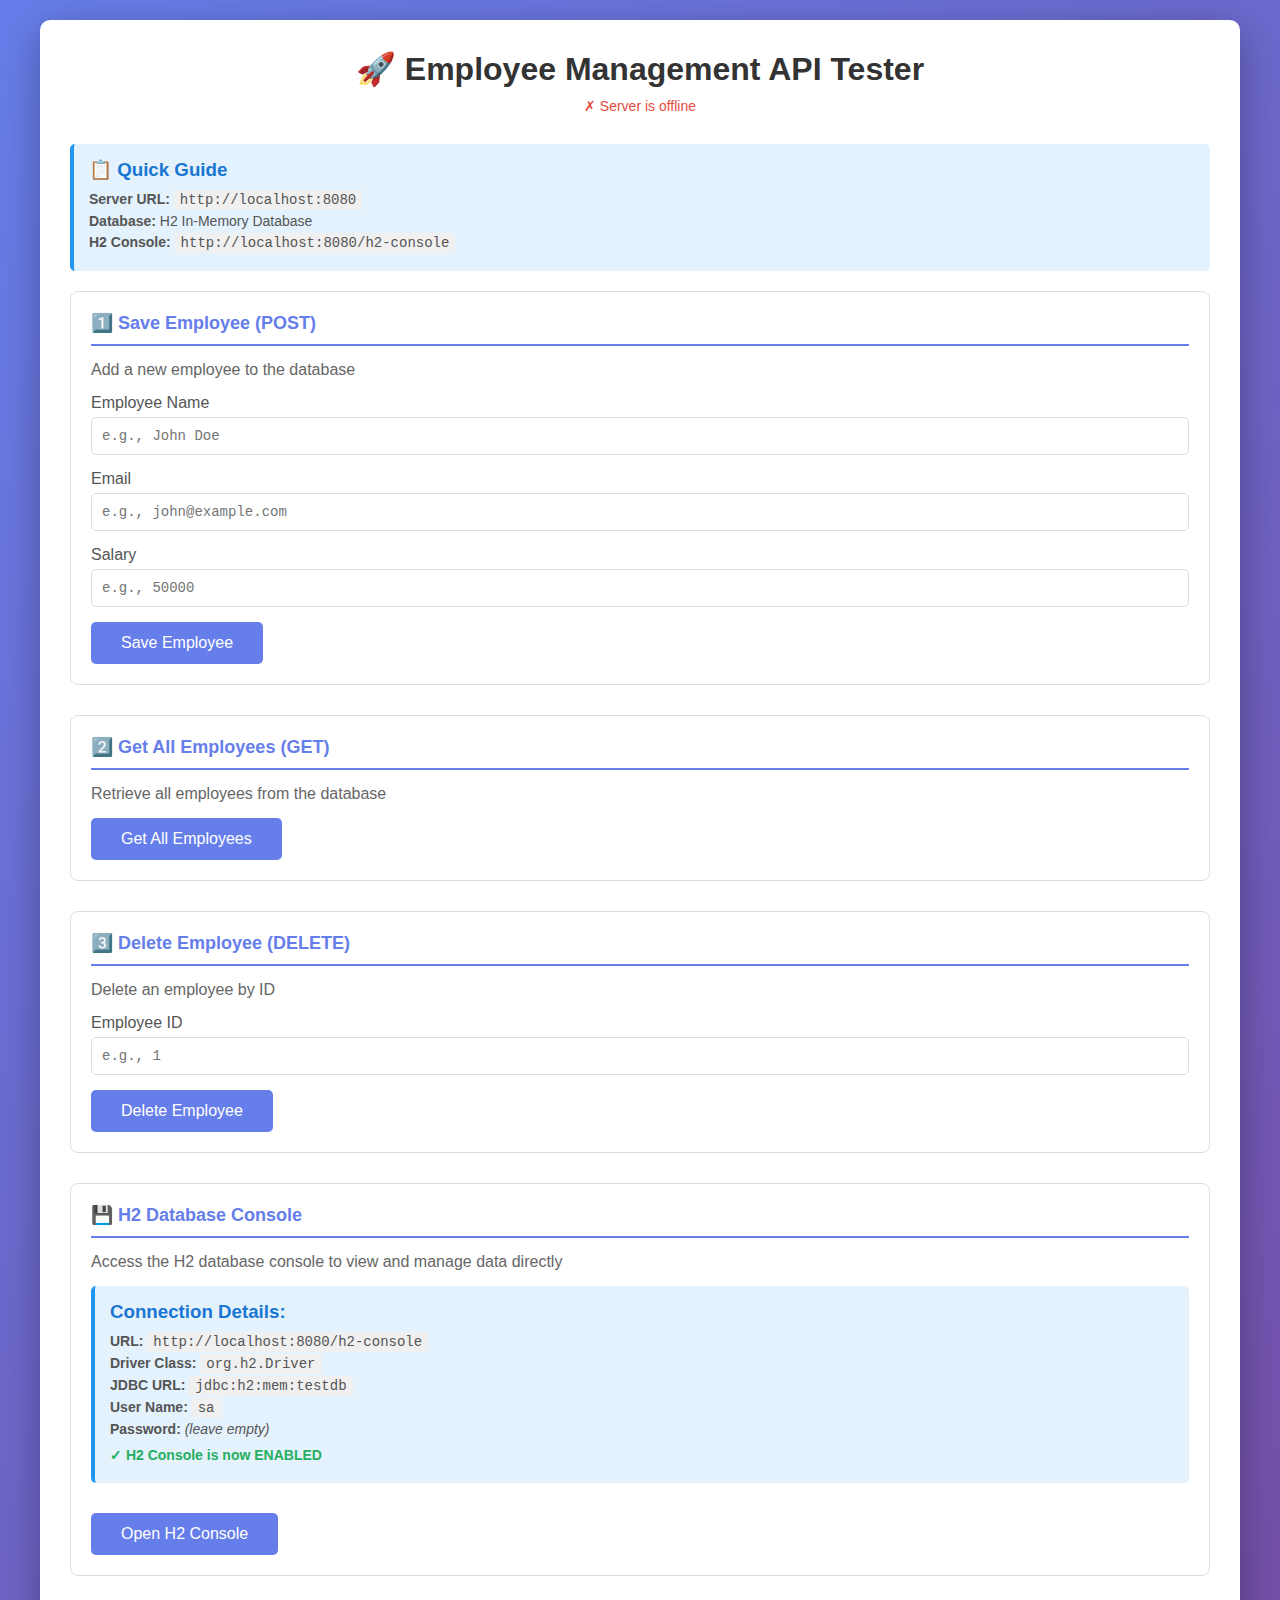
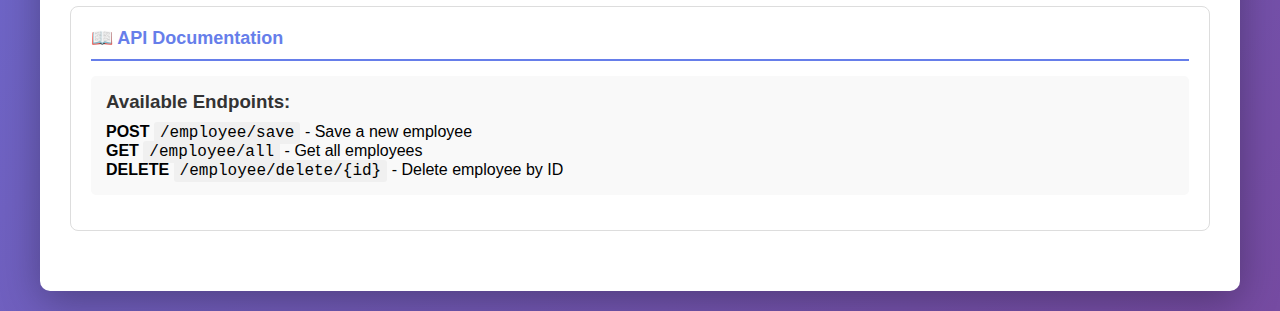
<file: Employee-Management/target/classes/static/api-tester.html>
<!DOCTYPE html>
<html lang="en">
<head>
    <meta charset="UTF-8">
    <meta name="viewport" content="width=device-width, initial-scale=1.0">
    <title>Employee Management API Tester</title>
    <style>
        * {
            margin: 0;
            padding: 0;
            box-sizing: border-box;
        }
        
        body {
            font-family: 'Segoe UI', Tahoma, Geneva, Verdana, sans-serif;
            background: linear-gradient(135deg, #667eea 0%, #764ba2 100%);
            min-height: 100vh;
            padding: 20px;
        }
        
        .container {
            max-width: 1200px;
            margin: 0 auto;
            background: white;
            border-radius: 10px;
            box-shadow: 0 10px 40px rgba(0, 0, 0, 0.3);
            padding: 30px;
        }
        
        h1 {
            color: #333;
            margin-bottom: 10px;
            text-align: center;
        }
        
        .status {
            text-align: center;
            margin-bottom: 30px;
            font-size: 14px;
        }
        
        .status.running {
            color: #27ae60;
        }
        
        .status.offline {
            color: #e74c3c;
        }
        
        .section {
            margin-bottom: 30px;
            border: 1px solid #ddd;
            border-radius: 8px;
            padding: 20px;
        }
        
        .section h2 {
            color: #667eea;
            margin-bottom: 15px;
            font-size: 18px;
            border-bottom: 2px solid #667eea;
            padding-bottom: 10px;
        }
        
        .form-group {
            margin-bottom: 15px;
        }
        
        label {
            display: block;
            margin-bottom: 5px;
            color: #555;
            font-weight: 500;
        }
        
        input, textarea {
            width: 100%;
            padding: 10px;
            border: 1px solid #ddd;
            border-radius: 5px;
            font-family: 'Courier New', monospace;
            font-size: 14px;
        }
        
        textarea {
            resize: vertical;
            min-height: 100px;
        }
        
        button {
            background: #667eea;
            color: white;
            padding: 12px 30px;
            border: none;
            border-radius: 5px;
            cursor: pointer;
            font-size: 16px;
            font-weight: 500;
            transition: background 0.3s;
        }
        
        button:hover {
            background: #764ba2;
        }
        
        button:active {
            transform: scale(0.98);
        }
        
        .response-box {
            background: #f8f9fa;
            border: 1px solid #dee2e6;
            border-radius: 5px;
            padding: 15px;
            margin-top: 15px;
            max-height: 300px;
            overflow-y: auto;
            font-family: 'Courier New', monospace;
            font-size: 12px;
            color: #333;
        }
        
        .response-box.success {
            border-left: 4px solid #27ae60;
            background: #f0fdf4;
        }
        
        .response-box.error {
            border-left: 4px solid #e74c3c;
            background: #fef2f2;
            color: #c0392b;
        }
        
        .grid {
            display: grid;
            grid-template-columns: 1fr 1fr;
            gap: 20px;
            margin-bottom: 20px;
        }
        
        @media (max-width: 768px) {
            .grid {
                grid-template-columns: 1fr;
            }
        }
        
        .info-box {
            background: #e3f2fd;
            border-left: 4px solid #2196f3;
            padding: 15px;
            border-radius: 5px;
            margin-bottom: 20px;
        }
        
        .info-box h3 {
            color: #1976d2;
            margin-bottom: 10px;
        }
        
        .info-box p {
            color: #555;
            font-size: 14px;
            margin-bottom: 5px;
        }
        
        code {
            background: #f0f0f0;
            padding: 2px 6px;
            border-radius: 3px;
            font-family: 'Courier New', monospace;
        }
    </style>
</head>
<body>
    <div class="container">
        <h1>🚀 Employee Management API Tester</h1>
        <div class="status running" id="status">✓ Server is running on http://localhost:8080</div>
        
        <div class="info-box">
            <h3>📋 Quick Guide</h3>
            <p><strong>Server URL:</strong> <code>http://localhost:8080</code></p>
            <p><strong>Database:</strong> H2 In-Memory Database</p>
            <p><strong>H2 Console:</strong> <code>http://localhost:8080/h2-console</code></p>
        </div>
        
        <!-- Save Employee Section -->
        <div class="section">
            <h2>1️⃣ Save Employee (POST)</h2>
            <p style="margin-bottom: 15px; color: #666;">Add a new employee to the database</p>
            <div class="form-group">
                <label for="name">Employee Name</label>
                <input type="text" id="name" placeholder="e.g., John Doe">
            </div>
            <div class="form-group">
                <label for="email">Email</label>
                <input type="email" id="email" placeholder="e.g., john@example.com">
            </div>
            <div class="form-group">
                <label for="salary">Salary</label>
                <input type="number" id="salary" placeholder="e.g., 50000" step="0.01">
            </div>
            <button onclick="saveEmployee()">Save Employee</button>
            <div class="response-box" id="saveResponse" style="display: none;"></div>
        </div>
        
        <!-- Get All Employees Section -->
        <div class="section">
            <h2>2️⃣ Get All Employees (GET)</h2>
            <p style="margin-bottom: 15px; color: #666;">Retrieve all employees from the database</p>
            <button onclick="getEmployees()">Get All Employees</button>
            <div class="response-box" id="getResponse" style="display: none;"></div>
        </div>
        
        <!-- Delete Employee Section -->
        <div class="section">
            <h2>3️⃣ Delete Employee (DELETE)</h2>
            <p style="margin-bottom: 15px; color: #666;">Delete an employee by ID</p>
            <div class="form-group">
                <label for="deleteId">Employee ID</label>
                <input type="number" id="deleteId" placeholder="e.g., 1">
            </div>
            <button onclick="deleteEmployee()">Delete Employee</button>
            <div class="response-box" id="deleteResponse" style="display: none;"></div>
        </div>
        
        <!-- H2 Database Console Info -->
        <div class="section">
            <h2>💾 H2 Database Console</h2>
            <p style="margin-bottom: 15px; color: #666;">Access the H2 database console to view and manage data directly</p>
            <div class="info-box">
                <h3>Connection Details:</h3>
                <p><strong>URL:</strong> <code>http://localhost:8080/h2-console</code></p>
                <p><strong>Driver Class:</strong> <code>org.h2.Driver</code></p>
                <p><strong>JDBC URL:</strong> <code>jdbc:h2:mem:testdb</code></p>
                <p><strong>User Name:</strong> <code>sa</code></p>
                <p><strong>Password:</strong> <em>(leave empty)</em></p>
                <p style="margin-top: 10px; color: #27ae60; font-weight: bold;">✓ H2 Console is now ENABLED</p>
            </div>
            <button onclick="openH2Console()" style="margin-top: 10px;">Open H2 Console</button>
        </div>
        
        <!-- API Documentation -->
        <div class="section">
            <h2>📖 API Documentation</h2>
            <div style="background: #f9f9f9; padding: 15px; border-radius: 5px; margin-bottom: 15px;">
                <h3 style="color: #333; margin-bottom: 10px;">Available Endpoints:</h3>
                <p><strong>POST</strong> <code>/employee/save</code> - Save a new employee</p>
                <p><strong>GET</strong> <code>/employee/all</code> - Get all employees</p>
                <p><strong>DELETE</strong> <code>/employee/delete/{id}</code> - Delete employee by ID</p>
            </div>
        </div>
    </div>
    
    <script>
        const API_URL = 'http://localhost:8080/employee';
        
        function checkServerStatus() {
            fetch(`${API_URL}/all`)
                .then(response => {
                    document.getElementById('status').classList.add('running');
                    document.getElementById('status').classList.remove('offline');
                })
                .catch(error => {
                    document.getElementById('status').classList.remove('running');
                    document.getElementById('status').classList.add('offline');
                    document.getElementById('status').textContent = '✗ Server is offline';
                });
        }
        
        function saveEmployee() {
            const name = document.getElementById('name').value;
            const email = document.getElementById('email').value;
            const salary = document.getElementById('salary').value;
            
            if (!name || !email || !salary) {
                showResponse('saveResponse', 'Please fill all fields', false);
                return;
            }
            
            const data = { name, email, salary: parseFloat(salary) };
            
            fetch(`${API_URL}/save`, {
                method: 'POST',
                headers: { 'Content-Type': 'application/json' },
                body: JSON.stringify(data)
            })
            .then(response => {
                if (!response.ok) {
                    return response.text().then(text => Promise.reject(text));
                }
                return response.json();
            })
            .then(data => {
                showResponse('saveResponse', JSON.stringify(data, null, 2), true);
                document.getElementById('name').value = '';
                document.getElementById('email').value = '';
                document.getElementById('salary').value = '';
            })
            .catch(error => showResponse('saveResponse', `Error: ${error}`, false));
        }
        
        function getEmployees() {
            fetch(`${API_URL}/all`)
                .then(response => {
                    if (!response.ok) {
                        return response.text().then(text => Promise.reject(text));
                    }
                    return response.json();
                })
                .then(data => showResponse('getResponse', JSON.stringify(data, null, 2), true))
                .catch(error => showResponse('getResponse', `Error: ${error}`, false));
        }
        
        function deleteEmployee() {
            const id = document.getElementById('deleteId').value;
            
            if (!id) {
                showResponse('deleteResponse', 'Please enter Employee ID', false);
                return;
            }
            
            fetch(`${API_URL}/delete/${id}`, { method: 'DELETE' })
                .then(response => {
                    if (!response.ok) {
                        return response.text().then(text => Promise.reject(text));
                    }
                    return response.text();
                })
                .then(data => {
                    showResponse('deleteResponse', data, true);
                    document.getElementById('deleteId').value = '';
                })
                .catch(error => showResponse('deleteResponse', `Error: ${error}`, false));
        }
        
        function showResponse(elementId, content, isSuccess) {
            const element = document.getElementById(elementId);
            element.textContent = content;
            element.style.display = 'block';
            element.className = `response-box ${isSuccess ? 'success' : 'error'}`;
        }
        
        function openH2Console() {
            window.open('http://localhost:8080/h2-console', '_blank');
        }
        
        // Check server status on page load
        checkServerStatus();
        setInterval(checkServerStatus, 5000);
    </script>
</body>
</html>
</file>
